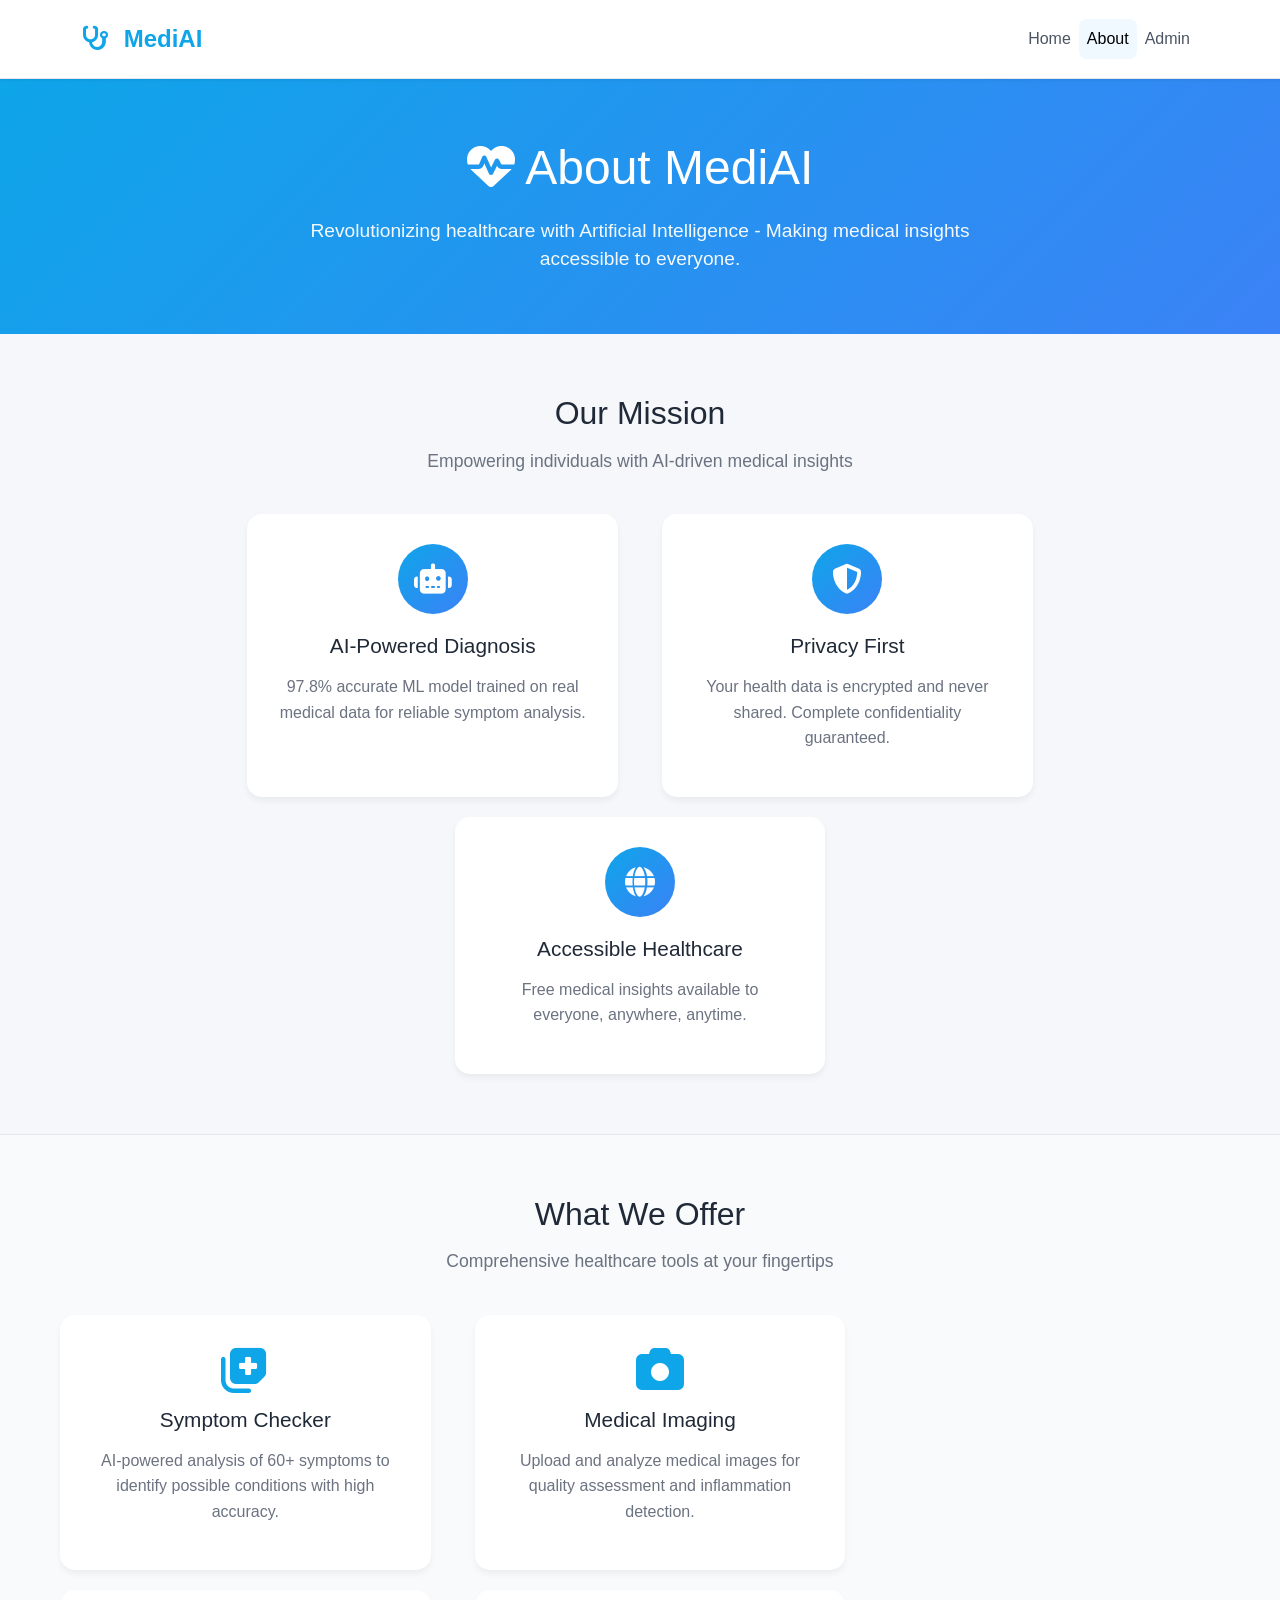
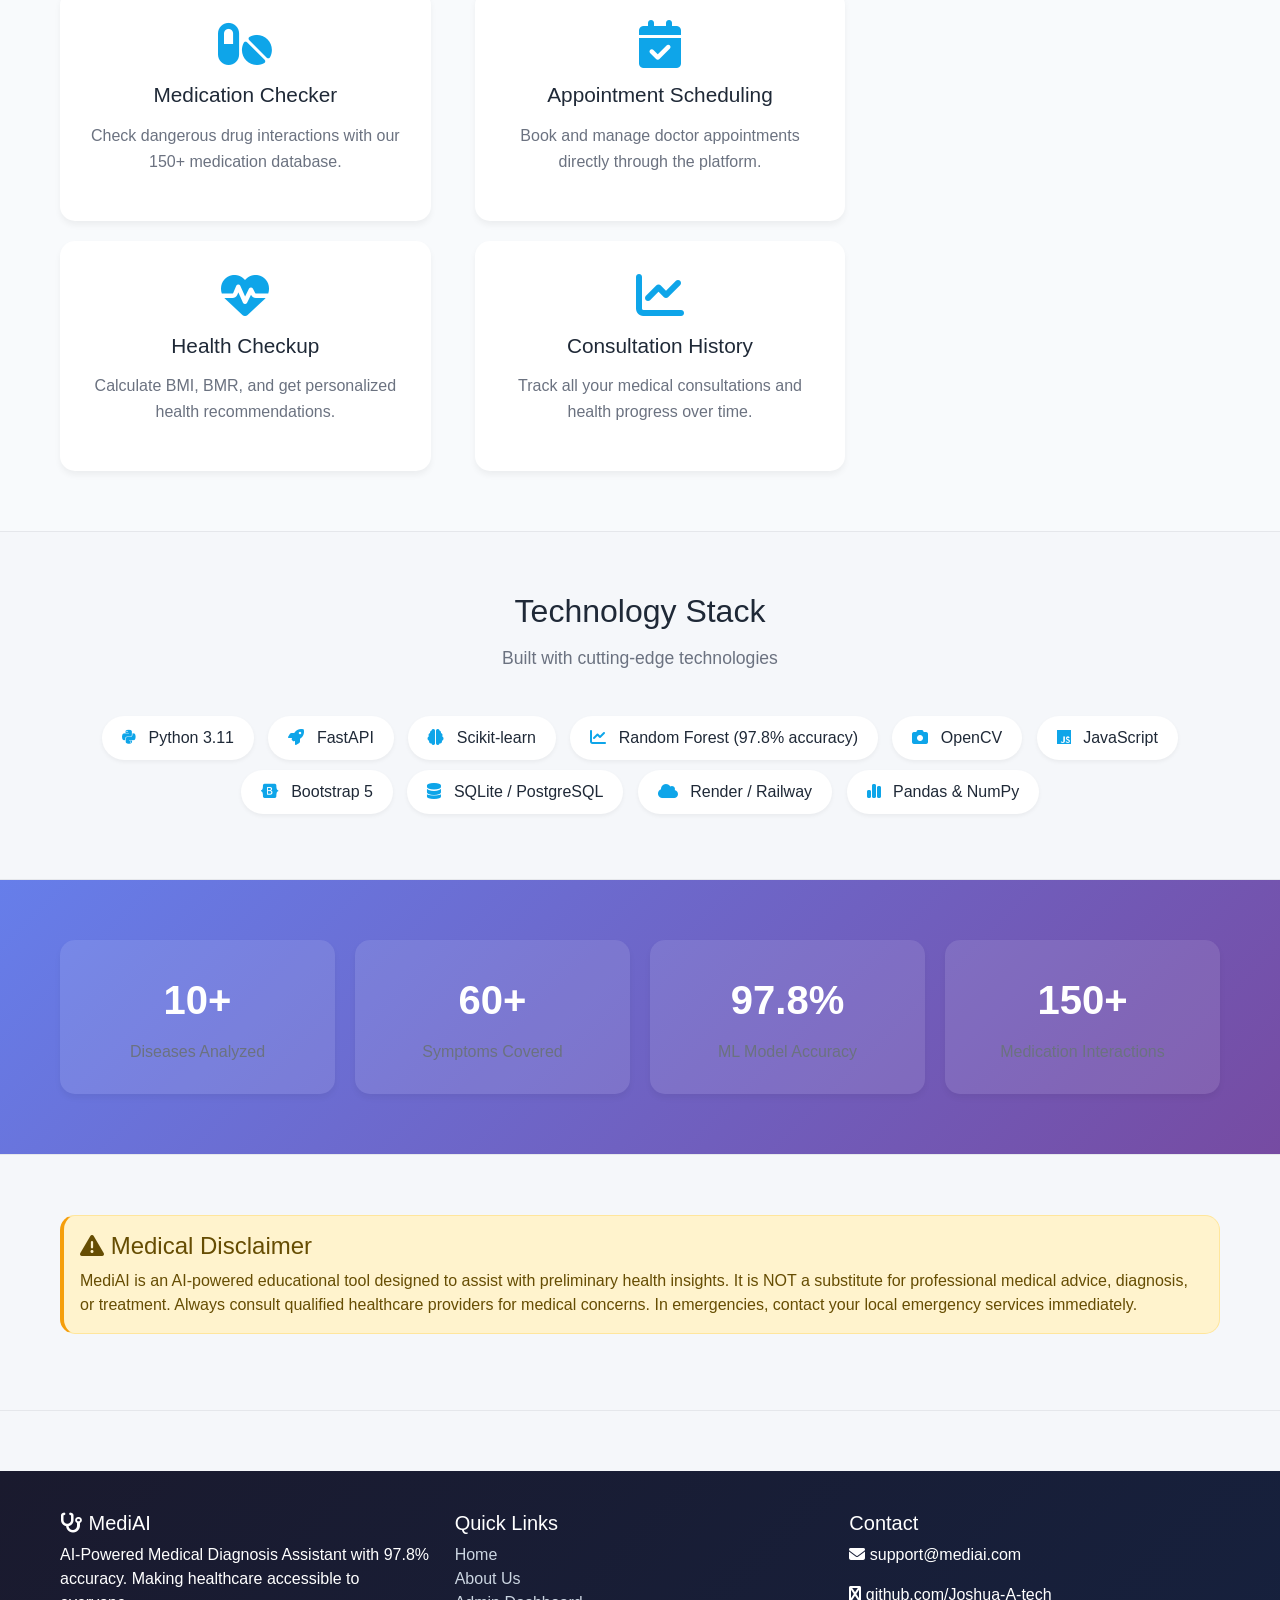
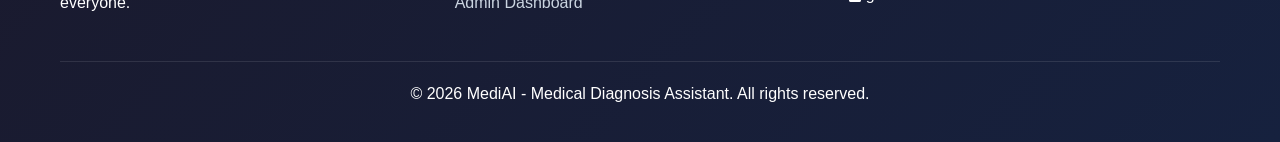
<file: static/about.html>
<!DOCTYPE html>
<html lang="en">
<head>
    <meta charset="UTF-8">
    <meta name="viewport" content="width=device-width, initial-scale=1.0, viewport-fit=cover">
    <title>About MediAI - Medical Diagnosis Assistant</title>
    <link href="https://cdn.jsdelivr.net/npm/bootstrap@5.3.0/dist/css/bootstrap.min.css" rel="stylesheet">
    <link href="https://cdnjs.cloudflare.com/ajax/libs/font-awesome/6.4.0/css/all.min.css" rel="stylesheet">
    <style>
        * { margin: 0; padding: 0; box-sizing: border-box; }
        body { font-family: 'Segoe UI', Tahoma, Geneva, Verdana, sans-serif; background: #f5f7fa; }
        
        /* Navbar */
        .navbar {
            background: #ffffff;
            box-shadow: 0 1px 3px rgba(0,0,0,0.08);
            padding: 1rem 0;
            border-bottom: 1px solid #e5e7eb;
        }
        .navbar-brand { font-size: 1.5rem; font-weight: 700; color: #0ea5e9; }
        .navbar-brand i { color: #0ea5e9; margin-right: 8px; }
        .nav-link { color: #4b5563; font-weight: 500; transition: all 0.2s ease; }
        .nav-link:hover, .nav-link.active { color: #0ea5e9; background: #f0f9ff; border-radius: 8px; }
        
        /* About Hero Section */
        .about-hero {
            background: linear-gradient(135deg, #0ea5e9 0%, #3b82f6 100%);
            color: white;
            padding: 60px 0;
            text-align: center;
        }
        .about-hero h1 { font-size: 3rem; margin-bottom: 20px; }
        .about-hero p { font-size: 1.2rem; opacity: 0.95; max-width: 700px; margin: 0 auto; }
        
        /* Content Sections */
        .container-custom { max-width: 1200px; margin: 0 auto; padding: 0 20px; }
        .section { padding: 60px 0; border-bottom: 1px solid #e5e7eb; }
        .section-title { text-align: center; margin-bottom: 40px; }
        .section-title h2 { font-size: 2rem; color: #1f2937; margin-bottom: 15px; }
        .section-title p { color: #6b7280; font-size: 1.1rem; }
        
        /* Cards */
        .feature-card {
            background: white;
            border-radius: 15px;
            padding: 30px;
            text-align: center;
            box-shadow: 0 4px 6px rgba(0,0,0,0.05);
            transition: transform 0.3s ease, box-shadow 0.3s ease;
            height: 100%;
        }
        .feature-card:hover {
            transform: translateY(-5px);
            box-shadow: 0 10px 30px rgba(0,0,0,0.1);
        }
        .feature-icon {
            width: 70px;
            height: 70px;
            background: linear-gradient(135deg, #0ea5e9 0%, #3b82f6 100%);
            border-radius: 50%;
            display: flex;
            align-items: center;
            justify-content: center;
            margin: 0 auto 20px;
        }
        .feature-icon i { font-size: 30px; color: white; }
        .feature-card h3 { font-size: 1.3rem; margin-bottom: 15px; color: #1f2937; }
        .feature-card p { color: #6b7280; line-height: 1.6; }
        
        /* Team Section */
        .team-card {
            background: white;
            border-radius: 15px;
            padding: 25px;
            text-align: center;
            box-shadow: 0 4px 6px rgba(0,0,0,0.05);
            height: 100%;
        }
        .team-avatar {
            width: 120px;
            height: 120px;
            background: linear-gradient(135deg, #667eea 0%, #764ba2 100%);
            border-radius: 50%;
            display: flex;
            align-items: center;
            justify-content: center;
            margin: 0 auto 20px;
        }
        .team-avatar i { font-size: 50px; color: white; }
        .team-card h4 { margin-bottom: 5px; color: #1f2937; }
        .team-card .role { color: #0ea5e9; font-weight: 600; margin-bottom: 10px; }
        .team-card .bio { color: #6b7280; font-size: 0.9rem; }
        
        /* Tech Stack */
        .tech-badge {
            display: inline-block;
            padding: 10px 20px;
            margin: 5px;
            background: white;
            border-radius: 30px;
            font-weight: 500;
            color: #1f2937;
            box-shadow: 0 2px 4px rgba(0,0,0,0.05);
        }
        .tech-badge i { margin-right: 8px; color: #0ea5e9; }
        
        /* Stats */
        .stats-container {
            display: grid;
            grid-template-columns: repeat(4, 1fr);
            gap: 20px;
            text-align: center;
        }
        .stat-box {
            background: white;
            border-radius: 15px;
            padding: 30px;
            box-shadow: 0 4px 6px rgba(0,0,0,0.05);
        }
        .stat-number {
            font-size: 2.5rem;
            font-weight: 700;
            color: #0ea5e9;
        }
        .stat-label {
            color: #6b7280;
            margin-top: 10px;
        }
        
        /* Footer */
        .footer {
            background: linear-gradient(135deg, #1a1a2e 0%, #16213e 100%);
            color: #ffffff;
            padding: 40px 0 20px;
            margin-top: 60px;
        }
        .footer a { color: #cbd5e1; text-decoration: none; }
        .footer a:hover { color: #0ea5e9; }
        .copyright { border-top: 1px solid rgba(255,255,255,0.1); padding-top: 20px; margin-top: 30px; }
        
        @media (max-width: 768px) {
            .about-hero h1 { font-size: 2rem; }
            .stats-container { grid-template-columns: repeat(2, 1fr); }
            .section { padding: 40px 0; }
        }
        @media (max-width: 480px) {
            .stats-container { grid-template-columns: 1fr; }
        }
    </style>
</head>
<body>

    <!-- Navigation -->
    <nav class="navbar navbar-expand-lg sticky-top">
        <div class="container">
            <a class="navbar-brand" href="/">
                <i class="fas fa-stethoscope"></i> MediAI
            </a>
            <button class="navbar-toggler" type="button" data-bs-toggle="collapse" data-bs-target="#navbarNav">
                <span class="navbar-toggler-icon"></span>
            </button>
            <div class="collapse navbar-collapse" id="navbarNav">
                <ul class="navbar-nav ms-auto">
                    <li class="nav-item"><a class="nav-link" href="/">Home</a></li>
                    <li class="nav-item"><a class="nav-link active" href="/static/about.html">About</a></li>
                    <li class="nav-item"><a class="nav-link" href="/static/admin.html">Admin</a></li>
                </ul>
            </div>
        </div>
    </nav>

    <!-- Hero Section -->
    <section class="about-hero">
        <div class="container-custom">
            <h1><i class="fas fa-heartbeat"></i> About MediAI</h1>
            <p>Revolutionizing healthcare with Artificial Intelligence - Making medical insights accessible to everyone.</p>
        </div>
    </section>

    <!-- Mission Section -->
    <section class="section">
        <div class="container-custom">
            <div class="section-title">
                <h2>Our Mission</h2>
                <p>Empowering individuals with AI-driven medical insights</p>
            </div>
            <div class="row" style="display: flex; gap: 20px; justify-content: center;">
                <div class="col-md-4">
                    <div class="feature-card">
                        <div class="feature-icon"><i class="fas fa-robot"></i></div>
                        <h3>AI-Powered Diagnosis</h3>
                        <p>97.8% accurate ML model trained on real medical data for reliable symptom analysis.</p>
                    </div>
                </div>
                <div class="col-md-4">
                    <div class="feature-card">
                        <div class="feature-icon"><i class="fas fa-shield-alt"></i></div>
                        <h3>Privacy First</h3>
                        <p>Your health data is encrypted and never shared. Complete confidentiality guaranteed.</p>
                    </div>
                </div>
                <div class="col-md-4">
                    <div class="feature-card">
                        <div class="feature-icon"><i class="fas fa-globe"></i></div>
                        <h3>Accessible Healthcare</h3>
                        <p>Free medical insights available to everyone, anywhere, anytime.</p>
                    </div>
                </div>
            </div>
        </div>
    </section>

    <!-- Key Features -->
    <section class="section" style="background: #f8fafc;">
        <div class="container-custom">
            <div class="section-title">
                <h2>What We Offer</h2>
                <p>Comprehensive healthcare tools at your fingertips</p>
            </div>
            <div class="row" style="display: flex; flex-wrap: wrap; gap: 20px;">
                <div class="col-md-4">
                    <div class="feature-card">
                        <i class="fas fa-notes-medical fa-3x" style="color: #0ea5e9; margin-bottom: 15px;"></i>
                        <h3>Symptom Checker</h3>
                        <p>AI-powered analysis of 60+ symptoms to identify possible conditions with high accuracy.</p>
                    </div>
                </div>
                <div class="col-md-4">
                    <div class="feature-card">
                        <i class="fas fa-camera fa-3x" style="color: #0ea5e9; margin-bottom: 15px;"></i>
                        <h3>Medical Imaging</h3>
                        <p>Upload and analyze medical images for quality assessment and inflammation detection.</p>
                    </div>
                </div>
                <div class="col-md-4">
                    <div class="feature-card">
                        <i class="fas fa-pills fa-3x" style="color: #0ea5e9; margin-bottom: 15px;"></i>
                        <h3>Medication Checker</h3>
                        <p>Check dangerous drug interactions with our 150+ medication database.</p>
                    </div>
                </div>
                <div class="col-md-4">
                    <div class="feature-card">
                        <i class="fas fa-calendar-check fa-3x" style="color: #0ea5e9; margin-bottom: 15px;"></i>
                        <h3>Appointment Scheduling</h3>
                        <p>Book and manage doctor appointments directly through the platform.</p>
                    </div>
                </div>
                <div class="col-md-4">
                    <div class="feature-card">
                        <i class="fas fa-heartbeat fa-3x" style="color: #0ea5e9; margin-bottom: 15px;"></i>
                        <h3>Health Checkup</h3>
                        <p>Calculate BMI, BMR, and get personalized health recommendations.</p>
                    </div>
                </div>
                <div class="col-md-4">
                    <div class="feature-card">
                        <i class="fas fa-chart-line fa-3x" style="color: #0ea5e9; margin-bottom: 15px;"></i>
                        <h3>Consultation History</h3>
                        <p>Track all your medical consultations and health progress over time.</p>
                    </div>
                </div>
            </div>
        </div>
    </section>

    <!-- Technology Stack -->
    <section class="section">
        <div class="container-custom">
            <div class="section-title">
                <h2>Technology Stack</h2>
                <p>Built with cutting-edge technologies</p>
            </div>
            <div style="text-align: center;">
                <span class="tech-badge"><i class="fab fa-python"></i> Python 3.11</span>
                <span class="tech-badge"><i class="fas fa-rocket"></i> FastAPI</span>
                <span class="tech-badge"><i class="fas fa-brain"></i> Scikit-learn</span>
                <span class="tech-badge"><i class="fas fa-chart-line"></i> Random Forest (97.8% accuracy)</span>
                <span class="tech-badge"><i class="fas fa-camera"></i> OpenCV</span>
                <span class="tech-badge"><i class="fab fa-js"></i> JavaScript</span>
                <span class="tech-badge"><i class="fab fa-bootstrap"></i> Bootstrap 5</span>
                <span class="tech-badge"><i class="fas fa-database"></i> SQLite / PostgreSQL</span>
                <span class="tech-badge"><i class="fas fa-cloud"></i> Render / Railway</span>
                <span class="tech-badge"><i class="fas fa-chart-simple"></i> Pandas & NumPy</span>
            </div>
        </div>
    </section>

    <!-- Statistics -->
    <section class="section" style="background: linear-gradient(135deg, #667eea 0%, #764ba2 100%); color: white;">
        <div class="container-custom">
            <div class="stats-container">
                <div class="stat-box" style="background: rgba(255,255,255,0.1); color: white;">
                    <div class="stat-number" style="color: white;">10+</div>
                    <div class="stat-label">Diseases Analyzed</div>
                </div>
                <div class="stat-box" style="background: rgba(255,255,255,0.1); color: white;">
                    <div class="stat-number" style="color: white;">60+</div>
                    <div class="stat-label">Symptoms Covered</div>
                </div>
                <div class="stat-box" style="background: rgba(255,255,255,0.1); color: white;">
                    <div class="stat-number" style="color: white;">97.8%</div>
                    <div class="stat-label">ML Model Accuracy</div>
                </div>
                <div class="stat-box" style="background: rgba(255,255,255,0.1); color: white;">
                    <div class="stat-number" style="color: white;">150+</div>
                    <div class="stat-label">Medication Interactions</div>
                </div>
            </div>
        </div>
    </section>

    <!-- Medical Disclaimer -->
    <section class="section">
        <div class="container-custom">
            <div class="alert alert-warning" style="border-radius: 15px; border-left: 4px solid #f59e0b;">
                <h4><i class="fas fa-exclamation-triangle"></i> Medical Disclaimer</h4>
                <p class="mb-0">MediAI is an AI-powered educational tool designed to assist with preliminary health insights. It is NOT a substitute for professional medical advice, diagnosis, or treatment. Always consult qualified healthcare providers for medical concerns. In emergencies, contact your local emergency services immediately.</p>
            </div>
        </div>
    </section>

    <!-- Footer -->
    <footer class="footer">
        <div class="container-custom">
            <div class="row">
                <div class="col-md-4">
                    <h5><i class="fas fa-stethoscope"></i> MediAI</h5>
                    <p>AI-Powered Medical Diagnosis Assistant with 97.8% accuracy. Making healthcare accessible to everyone.</p>
                </div>
                <div class="col-md-4">
                    <h5>Quick Links</h5>
                    <ul class="list-unstyled">
                        <li><a href="/">Home</a></li>
                        <li><a href="/static/about.html">About Us</a></li>
                        <li><a href="/static/admin.html">Admin Dashboard</a></li>
                    </ul>
                </div>
                <div class="col-md-4">
                    <h5>Contact</h5>
                    <p><i class="fas fa-envelope"></i> support@mediai.com</p>
                    <p><i class="fas fa-github"></i> github.com/Joshua-A-tech</p>
                </div>
            </div>
            <div class="copyright text-center">
                <p>&copy; 2026 MediAI - Medical Diagnosis Assistant. All rights reserved.</p>
            </div>
        </div>
    </footer>

    <script src="https://cdn.jsdelivr.net/npm/bootstrap@5.3.0/dist/js/bootstrap.bundle.min.js"></script>
</body>
</html>
</file>
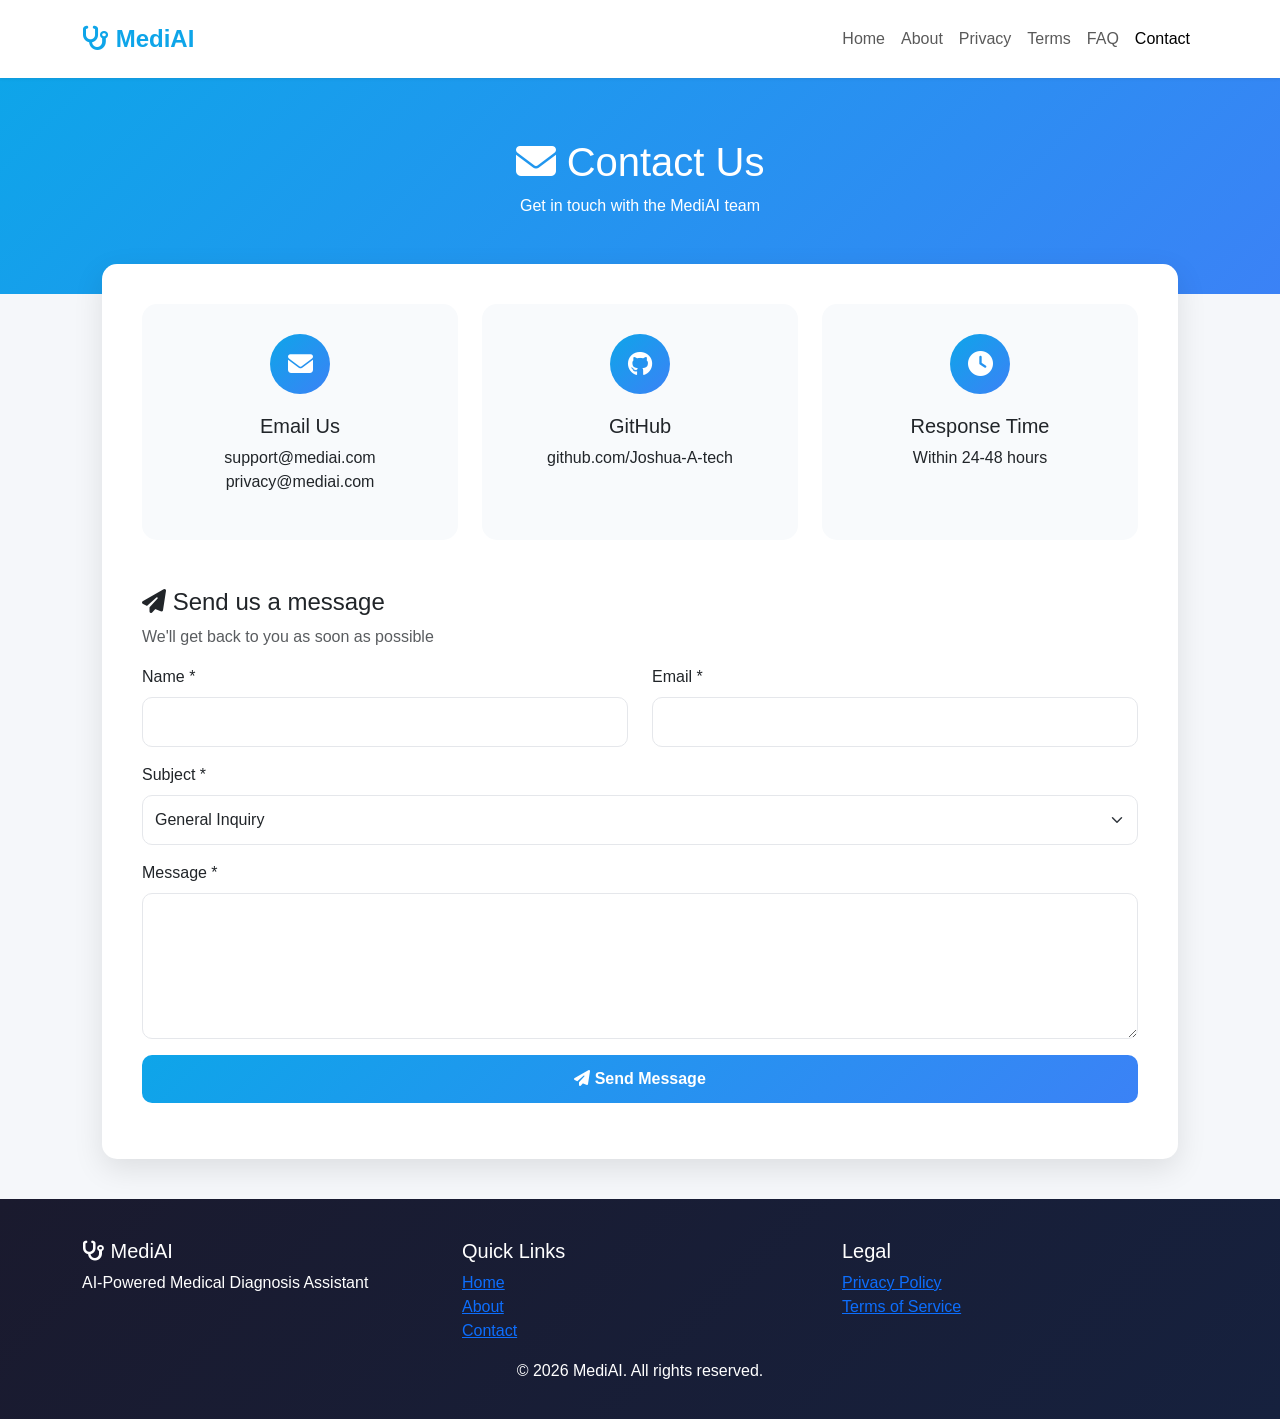
<file: static/contact.html>
<!DOCTYPE html>
<html lang="en">
<head>
    <meta charset="UTF-8">
    <meta name="viewport" content="width=device-width, initial-scale=1.0">
    <title>Contact Us - MediAI</title>
    <link href="https://cdn.jsdelivr.net/npm/bootstrap@5.3.0/dist/css/bootstrap.min.css" rel="stylesheet">
    <link href="https://cdnjs.cloudflare.com/ajax/libs/font-awesome/6.4.0/css/all.min.css" rel="stylesheet">
    <style>
        body { font-family: 'Segoe UI', Tahoma, Geneva, Verdana, sans-serif; background: #f5f7fa; }
        .navbar { background: #ffffff; box-shadow: 0 1px 3px rgba(0,0,0,0.08); padding: 1rem 0; }
        .navbar-brand { font-size: 1.5rem; font-weight: 700; color: #0ea5e9; }
        .contact-hero { background: linear-gradient(135deg, #0ea5e9 0%, #3b82f6 100%); color: white; padding: 60px 0; text-align: center; }
        .contact-content { background: white; border-radius: 15px; padding: 40px; margin: -30px 20px 40px; box-shadow: 0 10px 30px rgba(0,0,0,0.1); }
        .contact-info-card { text-align: center; padding: 30px; background: #f8fafc; border-radius: 15px; height: 100%; transition: transform 0.3s ease; }
        .contact-info-card:hover { transform: translateY(-5px); }
        .contact-icon { width: 60px; height: 60px; background: linear-gradient(135deg, #0ea5e9 0%, #3b82f6 100%); border-radius: 50%; display: flex; align-items: center; justify-content: center; margin: 0 auto 20px; }
        .contact-icon i { font-size: 25px; color: white; }
        .form-control, .form-select { border-radius: 10px; padding: 12px; border: 1px solid #e5e7eb; }
        .form-control:focus, .form-select:focus { border-color: #0ea5e9; box-shadow: 0 0 0 3px rgba(14,165,233,0.1); }
        .btn-submit { background: linear-gradient(135deg, #0ea5e9 0%, #3b82f6 100%); color: white; border: none; padding: 12px 30px; border-radius: 10px; font-weight: 600; width: 100%; }
        .btn-submit:hover { transform: translateY(-2px); box-shadow: 0 5px 15px rgba(14,165,233,0.3); }
        .footer { background: linear-gradient(135deg, #1a1a2e 0%, #16213e 100%); color: white; padding: 40px 0 20px; margin-top: 40px; }
        @media (max-width: 768px) { .contact-content { padding: 20px; margin: -20px 10px 20px; } }
    </style>
</head>
<body>
    <nav class="navbar navbar-expand-lg sticky-top">
        <div class="container">
            <a class="navbar-brand" href="/"><i class="fas fa-stethoscope"></i> MediAI</a>
            <button class="navbar-toggler" type="button" data-bs-toggle="collapse" data-bs-target="#navbarNav">
                <span class="navbar-toggler-icon"></span>
            </button>
            <div class="collapse navbar-collapse" id="navbarNav">
                <ul class="navbar-nav ms-auto">
                    <li class="nav-item"><a class="nav-link" href="/">Home</a></li>
                    <li class="nav-item"><a class="nav-link" href="/static/about.html">About</a></li>
                    <li class="nav-item"><a class="nav-link" href="/static/privacy.html">Privacy</a></li>
                    <li class="nav-item"><a class="nav-link" href="/static/terms.html">Terms</a></li>
                    <li class="nav-item"><a class="nav-link" href="/static/faq.html">FAQ</a></li>
                    <li class="nav-item"><a class="nav-link active" href="/static/contact.html">Contact</a></li>
                </ul>
            </div>
        </div>
    </nav>

    <div class="contact-hero">
        <div class="container">
            <h1><i class="fas fa-envelope"></i> Contact Us</h1>
            <p>Get in touch with the MediAI team</p>
        </div>
    </div>

    <div class="container">
        <div class="contact-content">
            <div class="row">
                <div class="col-md-4 mb-4">
                    <div class="contact-info-card">
                        <div class="contact-icon"><i class="fas fa-envelope"></i></div>
                        <h5>Email Us</h5>
                        <p>support@mediai.com<br>privacy@mediai.com</p>
                    </div>
                </div>
                <div class="col-md-4 mb-4">
                    <div class="contact-info-card">
                        <div class="contact-icon"><i class="fab fa-github"></i></div>
                        <h5>GitHub</h5>
                        <p>github.com/Joshua-A-tech</p>
                    </div>
                </div>
                <div class="col-md-4 mb-4">
                    <div class="contact-info-card">
                        <div class="contact-icon"><i class="fas fa-clock"></i></div>
                        <h5>Response Time</h5>
                        <p>Within 24-48 hours</p>
                    </div>
                </div>
            </div>

            <div class="mt-4">
                <h4><i class="fas fa-paper-plane"></i> Send us a message</h4>
                <p class="text-muted">We'll get back to you as soon as possible</p>
                <form id="contactForm">
                    <div class="row">
                        <div class="col-md-6 mb-3">
                            <label class="form-label">Name *</label>
                            <input type="text" class="form-control" id="name" required>
                        </div>
                        <div class="col-md-6 mb-3">
                            <label class="form-label">Email *</label>
                            <input type="email" class="form-control" id="email" required>
                        </div>
                    </div>
                    <div class="mb-3">
                        <label class="form-label">Subject *</label>
                        <select class="form-select" id="subject">
                            <option>General Inquiry</option>
                            <option>Technical Support</option>
                            <option>Privacy Concern</option>
                            <option>Medical Question</option>
                            <option>Feedback</option>
                            <option>Partnership</option>
                        </select>
                    </div>
                    <div class="mb-3">
                        <label class="form-label">Message *</label>
                        <textarea class="form-control" id="message" rows="5" required></textarea>
                    </div>
                    <button type="submit" class="btn-submit">
                        <i class="fas fa-paper-plane"></i> Send Message
                    </button>
                </form>
                <div id="formResponse" class="mt-3"></div>
            </div>
        </div>
    </div>

    <footer class="footer">
        <div class="container">
            <div class="row">
                <div class="col-md-4"><h5><i class="fas fa-stethoscope"></i> MediAI</h5><p>AI-Powered Medical Diagnosis Assistant</p></div>
                <div class="col-md-4"><h5>Quick Links</h5><ul class="list-unstyled"><li><a href="/">Home</a></li><li><a href="/static/about.html">About</a></li><li><a href="/static/contact.html">Contact</a></li></ul></div>
                <div class="col-md-4"><h5>Legal</h5><ul class="list-unstyled"><li><a href="/static/privacy.html">Privacy Policy</a></li><li><a href="/static/terms.html">Terms of Service</a></li></ul></div>
            </div>
            <div class="copyright text-center"><p>&copy; 2026 MediAI. All rights reserved.</p></div>
        </div>
    </footer>

    <script>
        document.getElementById('contactForm').addEventListener('submit', async (e) => {
            e.preventDefault();
            const formData = {
                name: document.getElementById('name').value,
                email: document.getElementById('email').value,
                subject: document.getElementById('subject').value,
                message: document.getElementById('message').value
            };
            
            const responseDiv = document.getElementById('formResponse');
            responseDiv.innerHTML = '<div class="alert alert-info">Sending message...</div>';
            
            // Simulate sending (you can connect to actual backend)
            setTimeout(() => {
                responseDiv.innerHTML = '<div class="alert alert-success">✅ Message sent successfully! We\'ll respond within 24-48 hours.</div>';
                document.getElementById('contactForm').reset();
            }, 1500);
        });
    </script>
</body>
</html>
</file>
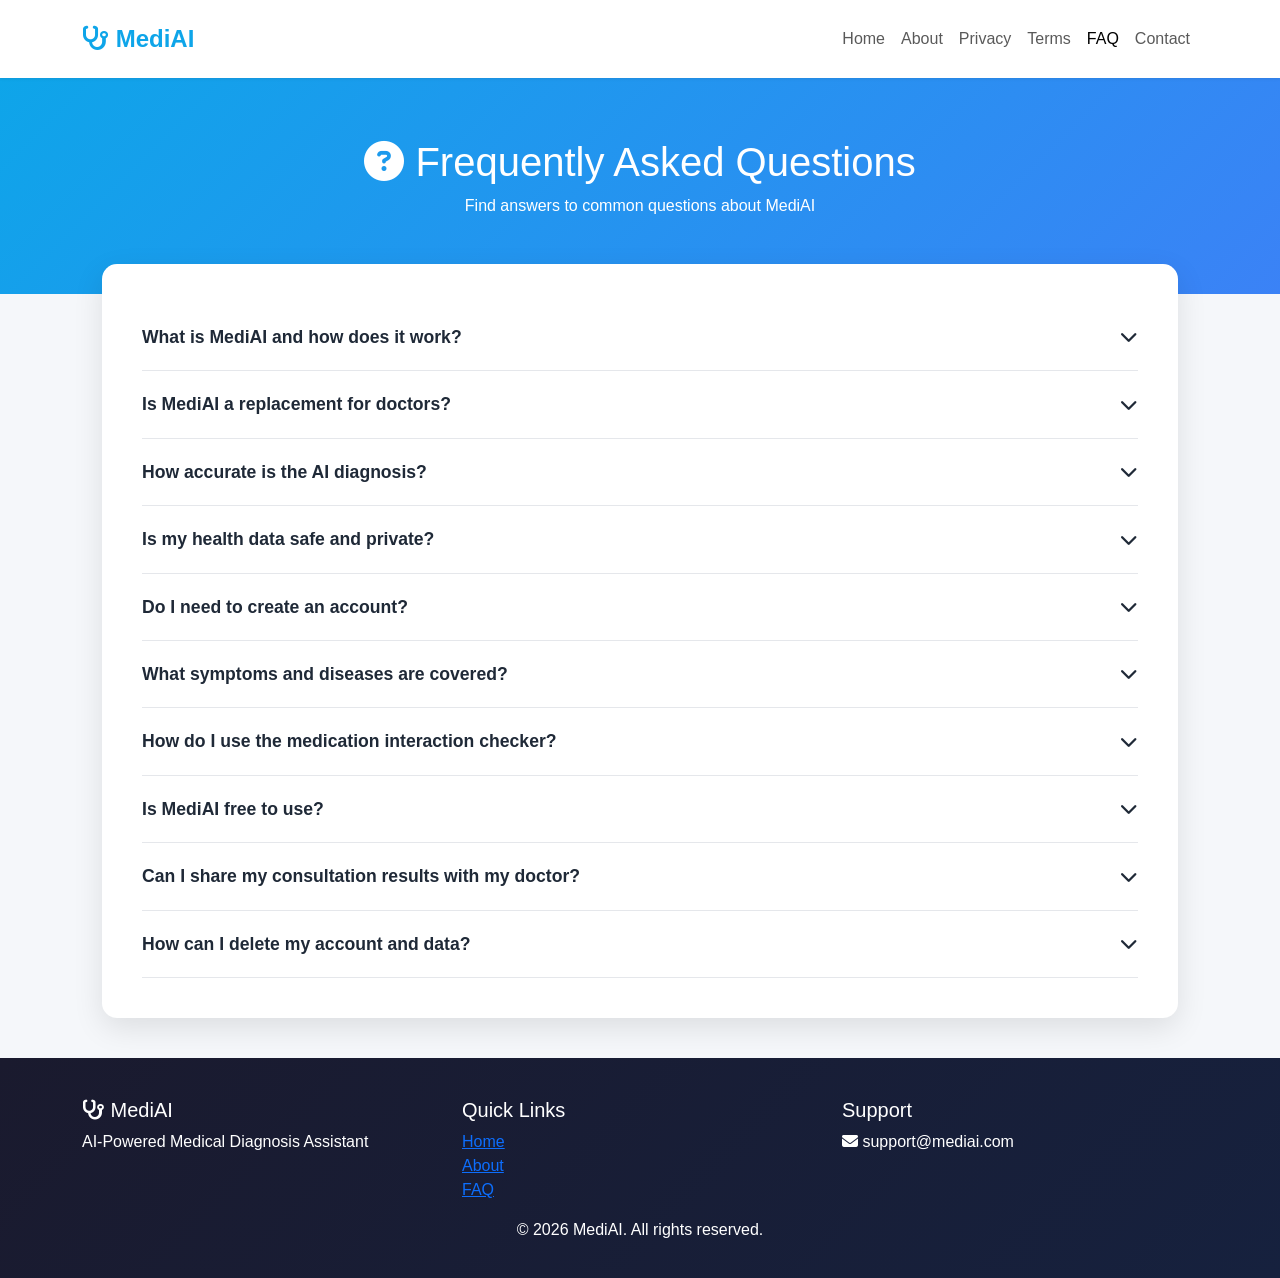
<file: static/faq.html>
<!DOCTYPE html>
<html lang="en">
<head>
    <meta charset="UTF-8">
    <meta name="viewport" content="width=device-width, initial-scale=1.0">
    <title>FAQ - MediAI</title>
    <link href="https://cdn.jsdelivr.net/npm/bootstrap@5.3.0/dist/css/bootstrap.min.css" rel="stylesheet">
    <link href="https://cdnjs.cloudflare.com/ajax/libs/font-awesome/6.4.0/css/all.min.css" rel="stylesheet">
    <style>
        body { font-family: 'Segoe UI', Tahoma, Geneva, Verdana, sans-serif; background: #f5f7fa; }
        .navbar { background: #ffffff; box-shadow: 0 1px 3px rgba(0,0,0,0.08); padding: 1rem 0; }
        .navbar-brand { font-size: 1.5rem; font-weight: 700; color: #0ea5e9; }
        .faq-hero { background: linear-gradient(135deg, #0ea5e9 0%, #3b82f6 100%); color: white; padding: 60px 0; text-align: center; }
        .faq-content { background: white; border-radius: 15px; padding: 40px; margin: -30px 20px 40px; box-shadow: 0 10px 30px rgba(0,0,0,0.1); }
        .faq-item { border-bottom: 1px solid #e5e7eb; padding: 20px 0; cursor: pointer; }
        .faq-question { font-size: 1.1rem; font-weight: 600; color: #1f2937; display: flex; justify-content: space-between; align-items: center; }
        .faq-question i { transition: transform 0.3s ease; }
        .faq-answer { display: none; padding-top: 15px; color: #6b7280; line-height: 1.6; }
        .faq-answer.show { display: block; }
        .faq-question .fa-chevron-down { transform: rotate(0deg); }
        .faq-question.open .fa-chevron-down { transform: rotate(180deg); }
        .footer { background: linear-gradient(135deg, #1a1a2e 0%, #16213e 100%); color: white; padding: 40px 0 20px; margin-top: 40px; }
        @media (max-width: 768px) { .faq-content { padding: 20px; margin: -20px 10px 20px; } }
    </style>
</head>
<body>
    <nav class="navbar navbar-expand-lg sticky-top">
        <div class="container">
            <a class="navbar-brand" href="/"><i class="fas fa-stethoscope"></i> MediAI</a>
            <button class="navbar-toggler" type="button" data-bs-toggle="collapse" data-bs-target="#navbarNav">
                <span class="navbar-toggler-icon"></span>
            </button>
            <div class="collapse navbar-collapse" id="navbarNav">
                <ul class="navbar-nav ms-auto">
                    <li class="nav-item"><a class="nav-link" href="/">Home</a></li>
                    <li class="nav-item"><a class="nav-link" href="/static/about.html">About</a></li>
                    <li class="nav-item"><a class="nav-link" href="/static/privacy.html">Privacy</a></li>
                    <li class="nav-item"><a class="nav-link" href="/static/terms.html">Terms</a></li>
                    <li class="nav-item"><a class="nav-link active" href="/static/faq.html">FAQ</a></li>
                    <li class="nav-item"><a class="nav-link" href="/static/contact.html">Contact</a></li>
                </ul>
            </div>
        </div>
    </nav>

    <div class="faq-hero">
        <div class="container">
            <h1><i class="fas fa-question-circle"></i> Frequently Asked Questions</h1>
            <p>Find answers to common questions about MediAI</p>
        </div>
    </div>

    <div class="container">
        <div class="faq-content">
            <div class="faq-item" onclick="toggleFAQ(this)">
                <div class="faq-question">
                    What is MediAI and how does it work?
                    <i class="fas fa-chevron-down"></i>
                </div>
                <div class="faq-answer">
                    MediAI is an AI-powered medical diagnosis assistant that uses machine learning (97.8% accuracy) to analyze symptoms and provide preliminary health insights. You select your symptoms, and our AI model identifies possible conditions with confidence scores.
                </div>
            </div>

            <div class="faq-item" onclick="toggleFAQ(this)">
                <div class="faq-question">
                    Is MediAI a replacement for doctors?
                    <i class="fas fa-chevron-down"></i>
                </div>
                <div class="faq-answer">
                    No. MediAI is an educational tool only. It does NOT replace professional medical advice, diagnosis, or treatment. Always consult qualified healthcare providers for medical concerns. In emergencies, contact emergency services immediately.
                </div>
            </div>

            <div class="faq-item" onclick="toggleFAQ(this)">
                <div class="faq-question">
                    How accurate is the AI diagnosis?
                    <i class="fas fa-chevron-down"></i>
                </div>
                <div class="faq-answer">
                    Our ML model has 97.8% accuracy on test data, trained on 2000+ patient cases with 10 common diseases. However, it's not 100% accurate and should be used as a reference, not a definitive diagnosis.
                </div>
            </div>

            <div class="faq-item" onclick="toggleFAQ(this)">
                <div class="faq-question">
                    Is my health data safe and private?
                    <i class="fas fa-chevron-down"></i>
                </div>
                <div class="faq-answer">
                    Absolutely. We use industry-standard encryption, never sell your data, and you can request deletion anytime. Read our Privacy Policy for details.
                </div>
            </div>

            <div class="faq-item" onclick="toggleFAQ(this)">
                <div class="faq-question">
                    Do I need to create an account?
                    <i class="fas fa-chevron-down"></i>
                </div>
                <div class="faq-answer">
                    Basic diagnosis works without an account. However, creating a free account saves your consultation history, allows appointment scheduling, and provides personalized health recommendations.
                </div>
            </div>

            <div class="faq-item" onclick="toggleFAQ(this)">
                <div class="faq-question">
                    What symptoms and diseases are covered?
                    <i class="fas fa-chevron-down"></i>
                </div>
                <div class="faq-answer">
                    Currently, we cover 60+ symptoms and 10 common diseases including Cold, Flu, COVID-19, Migraine, Gastroenteritis, Allergic Rhinitis, Strep Throat, Bronchitis, Sinusitis, and Pneumonia.
                </div>
            </div>

            <div class="faq-item" onclick="toggleFAQ(this)">
                <div class="faq-question">
                    How do I use the medication interaction checker?
                    <i class="fas fa-chevron-down"></i>
                </div>
                <div class="faq-answer">
                    Go to the Medications tab, add your medications (one at a time), then click "Check Interactions". The system will identify any dangerous drug interactions from our 150+ interaction database.
                </div>
            </div>

            <div class="faq-item" onclick="toggleFAQ(this)">
                <div class="faq-question">
                    Is MediAI free to use?
                    <i class="fas fa-chevron-down"></i>
                </div>
                <div class="faq-answer">
                    Yes! MediAI is completely free for all users. We believe healthcare insights should be accessible to everyone.
                </div>
            </div>

            <div class="faq-item" onclick="toggleFAQ(this)">
                <div class="faq-question">
                    Can I share my consultation results with my doctor?
                    <i class="fas fa-chevron-down"></i>
                </div>
                <div class="faq-answer">
                    Yes! You can export your consultation history or show it directly to your healthcare provider as a reference. However, always rely on professional medical advice.
                </div>
            </div>

            <div class="faq-item" onclick="toggleFAQ(this)">
                <div class="faq-question">
                    How can I delete my account and data?
                    <i class="fas fa-chevron-down"></i>
                </div>
                <div class="faq-answer">
                    Contact us at privacy@mediai.com with your account email, and we will permanently delete all your data within 30 days.
                </div>
            </div>
        </div>
    </div>

    <footer class="footer">
        <div class="container">
            <div class="row">
                <div class="col-md-4"><h5><i class="fas fa-stethoscope"></i> MediAI</h5><p>AI-Powered Medical Diagnosis Assistant</p></div>
                <div class="col-md-4"><h5>Quick Links</h5><ul class="list-unstyled"><li><a href="/">Home</a></li><li><a href="/static/about.html">About</a></li><li><a href="/static/faq.html">FAQ</a></li></ul></div>
                <div class="col-md-4"><h5>Support</h5><p><i class="fas fa-envelope"></i> support@mediai.com</p></div>
            </div>
            <div class="copyright text-center"><p>&copy; 2026 MediAI. All rights reserved.</p></div>
        </div>
    </footer>

    <script>
        function toggleFAQ(element) {
            const answer = element.querySelector('.faq-answer');
            const question = element.querySelector('.faq-question');
            answer.classList.toggle('show');
            question.classList.toggle('open');
        }
    </script>
</body>
</html>
</file>
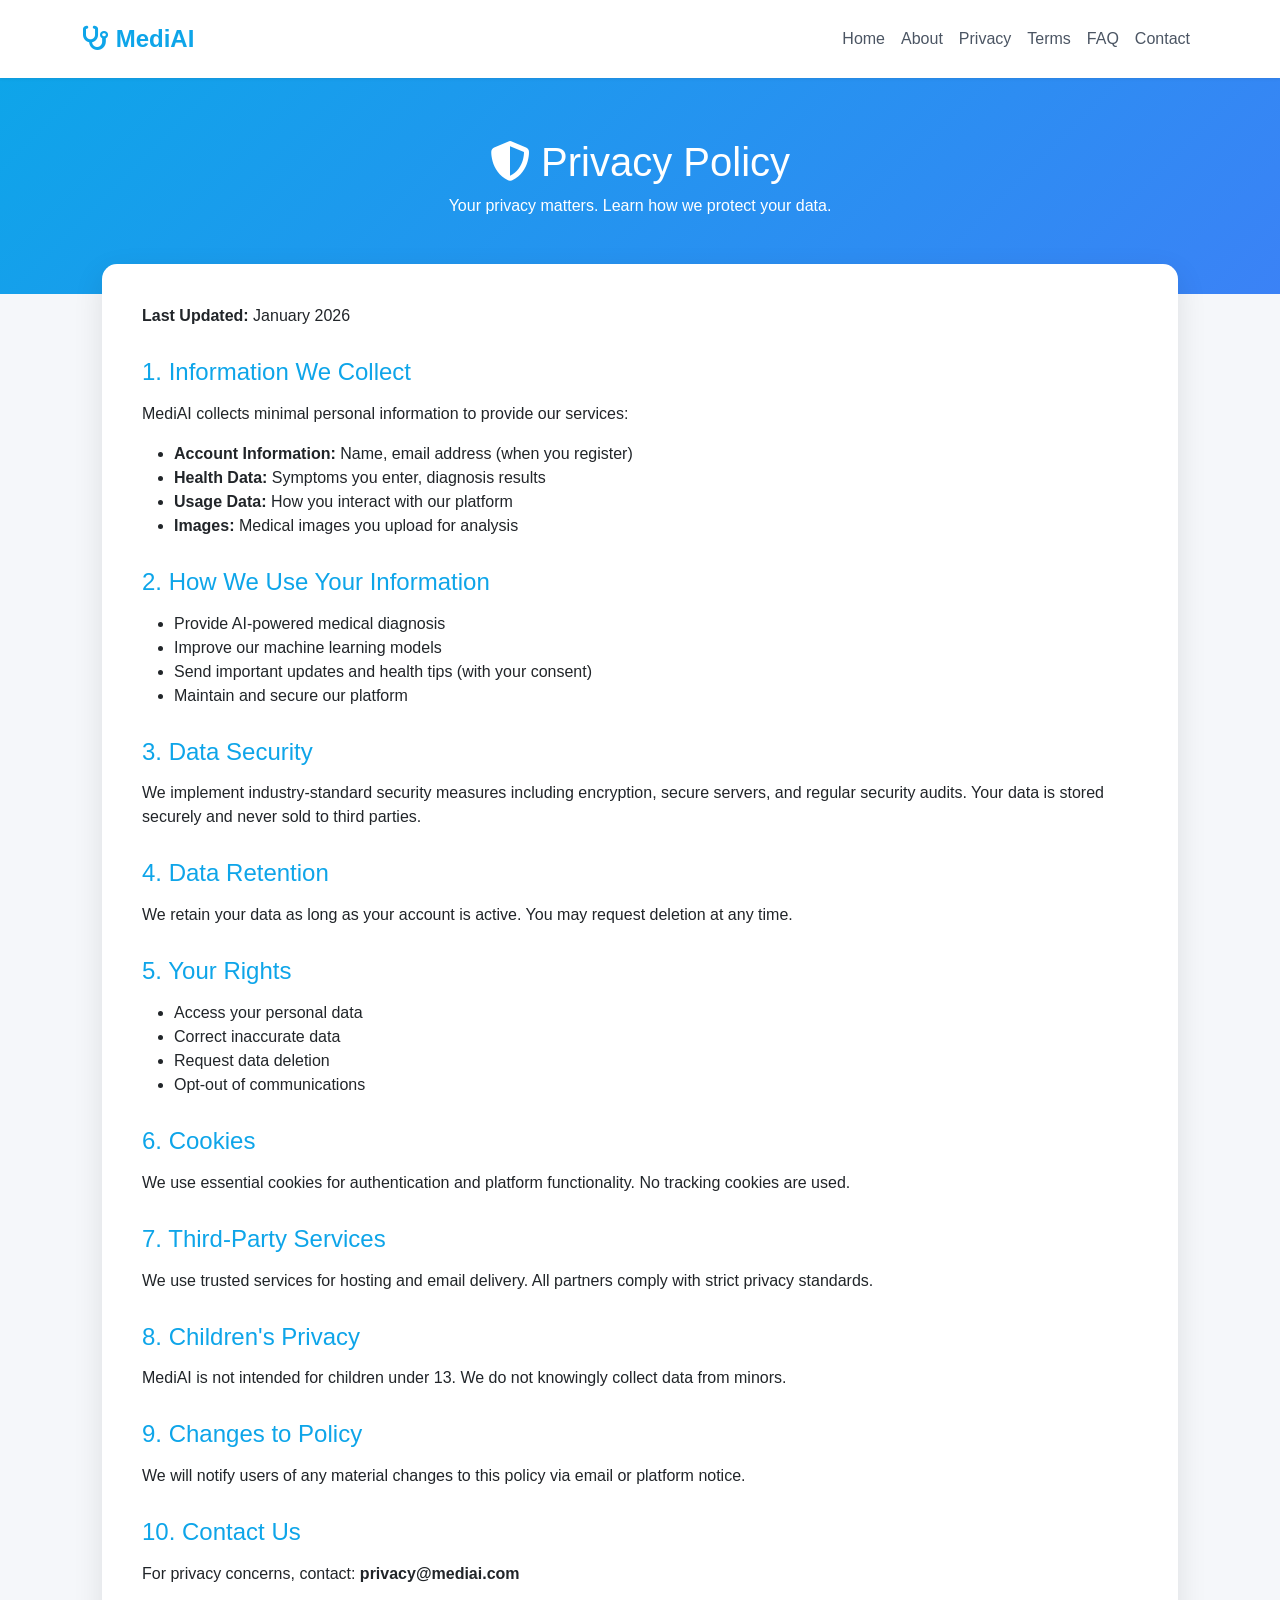
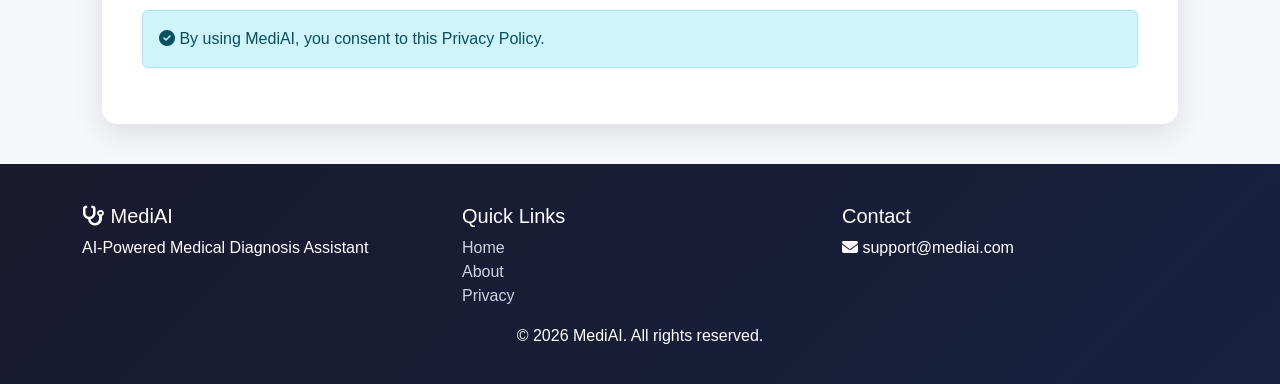
<file: static/privacy.html>
<!DOCTYPE html>
<html lang="en">
<head>
    <meta charset="UTF-8">
    <meta name="viewport" content="width=device-width, initial-scale=1.0">
    <title>Privacy Policy - MediAI</title>
    <link href="https://cdn.jsdelivr.net/npm/bootstrap@5.3.0/dist/css/bootstrap.min.css" rel="stylesheet">
    <link href="https://cdnjs.cloudflare.com/ajax/libs/font-awesome/6.4.0/css/all.min.css" rel="stylesheet">
    <style>
        body { font-family: 'Segoe UI', Tahoma, Geneva, Verdana, sans-serif; background: #f5f7fa; }
        .navbar { background: #ffffff; box-shadow: 0 1px 3px rgba(0,0,0,0.08); padding: 1rem 0; }
        .navbar-brand { font-size: 1.5rem; font-weight: 700; color: #0ea5e9; }
        .nav-link { color: #4b5563; font-weight: 500; }
        .nav-link:hover { color: #0ea5e9; }
        .privacy-hero { background: linear-gradient(135deg, #0ea5e9 0%, #3b82f6 100%); color: white; padding: 60px 0; text-align: center; }
        .privacy-content { background: white; border-radius: 15px; padding: 40px; margin: -30px 20px 40px; box-shadow: 0 10px 30px rgba(0,0,0,0.1); }
        .section-title { color: #0ea5e9; margin-top: 30px; margin-bottom: 15px; }
        .footer { background: linear-gradient(135deg, #1a1a2e 0%, #16213e 100%); color: white; padding: 40px 0 20px; margin-top: 40px; }
        .footer a { color: #cbd5e1; text-decoration: none; }
        .footer a:hover { color: #0ea5e9; }
        @media (max-width: 768px) { .privacy-content { padding: 20px; margin: -20px 10px 20px; } }
    </style>
</head>
<body>
    <nav class="navbar navbar-expand-lg sticky-top">
        <div class="container">
            <a class="navbar-brand" href="/"><i class="fas fa-stethoscope"></i> MediAI</a>
            <button class="navbar-toggler" type="button" data-bs-toggle="collapse" data-bs-target="#navbarNav">
                <span class="navbar-toggler-icon"></span>
            </button>
            <div class="collapse navbar-collapse" id="navbarNav">
                <ul class="navbar-nav ms-auto">
                    <li class="nav-item"><a class="nav-link" href="/">Home</a></li>
                    <li class="nav-item"><a class="nav-link" href="/static/about.html">About</a></li>
                    <li class="nav-item"><a class="nav-link" href="/static/privacy.html">Privacy</a></li>
                    <li class="nav-item"><a class="nav-link" href="/static/terms.html">Terms</a></li>
                    <li class="nav-item"><a class="nav-link" href="/static/faq.html">FAQ</a></li>
                    <li class="nav-item"><a class="nav-link" href="/static/contact.html">Contact</a></li>
                </ul>
            </div>
        </div>
    </nav>

    <div class="privacy-hero">
        <div class="container">
            <h1><i class="fas fa-shield-alt"></i> Privacy Policy</h1>
            <p>Your privacy matters. Learn how we protect your data.</p>
        </div>
    </div>

    <div class="container">
        <div class="privacy-content">
            <p><strong>Last Updated:</strong> January 2026</p>
            
            <h4 class="section-title">1. Information We Collect</h4>
            <p>MediAI collects minimal personal information to provide our services:</p>
            <ul>
                <li><strong>Account Information:</strong> Name, email address (when you register)</li>
                <li><strong>Health Data:</strong> Symptoms you enter, diagnosis results</li>
                <li><strong>Usage Data:</strong> How you interact with our platform</li>
                <li><strong>Images:</strong> Medical images you upload for analysis</li>
            </ul>

            <h4 class="section-title">2. How We Use Your Information</h4>
            <ul>
                <li>Provide AI-powered medical diagnosis</li>
                <li>Improve our machine learning models</li>
                <li>Send important updates and health tips (with your consent)</li>
                <li>Maintain and secure our platform</li>
            </ul>

            <h4 class="section-title">3. Data Security</h4>
            <p>We implement industry-standard security measures including encryption, secure servers, and regular security audits. Your data is stored securely and never sold to third parties.</p>

            <h4 class="section-title">4. Data Retention</h4>
            <p>We retain your data as long as your account is active. You may request deletion at any time.</p>

            <h4 class="section-title">5. Your Rights</h4>
            <ul>
                <li>Access your personal data</li>
                <li>Correct inaccurate data</li>
                <li>Request data deletion</li>
                <li>Opt-out of communications</li>
            </ul>

            <h4 class="section-title">6. Cookies</h4>
            <p>We use essential cookies for authentication and platform functionality. No tracking cookies are used.</p>

            <h4 class="section-title">7. Third-Party Services</h4>
            <p>We use trusted services for hosting and email delivery. All partners comply with strict privacy standards.</p>

            <h4 class="section-title">8. Children's Privacy</h4>
            <p>MediAI is not intended for children under 13. We do not knowingly collect data from minors.</p>

            <h4 class="section-title">9. Changes to Policy</h4>
            <p>We will notify users of any material changes to this policy via email or platform notice.</p>

            <h4 class="section-title">10. Contact Us</h4>
            <p>For privacy concerns, contact: <strong>privacy@mediai.com</strong></p>

            <div class="alert alert-info mt-4">
                <i class="fas fa-check-circle"></i> By using MediAI, you consent to this Privacy Policy.
            </div>
        </div>
    </div>

    <footer class="footer">
        <div class="container">
            <div class="row">
                <div class="col-md-4"><h5><i class="fas fa-stethoscope"></i> MediAI</h5><p>AI-Powered Medical Diagnosis Assistant</p></div>
                <div class="col-md-4"><h5>Quick Links</h5><ul class="list-unstyled"><li><a href="/">Home</a></li><li><a href="/static/about.html">About</a></li><li><a href="/static/privacy.html">Privacy</a></li></ul></div>
                <div class="col-md-4"><h5>Contact</h5><p><i class="fas fa-envelope"></i> support@mediai.com</p></div>
            </div>
            <div class="copyright text-center"><p>&copy; 2026 MediAI. All rights reserved.</p></div>
        </div>
    </footer>
</body>
</html>
</file>
